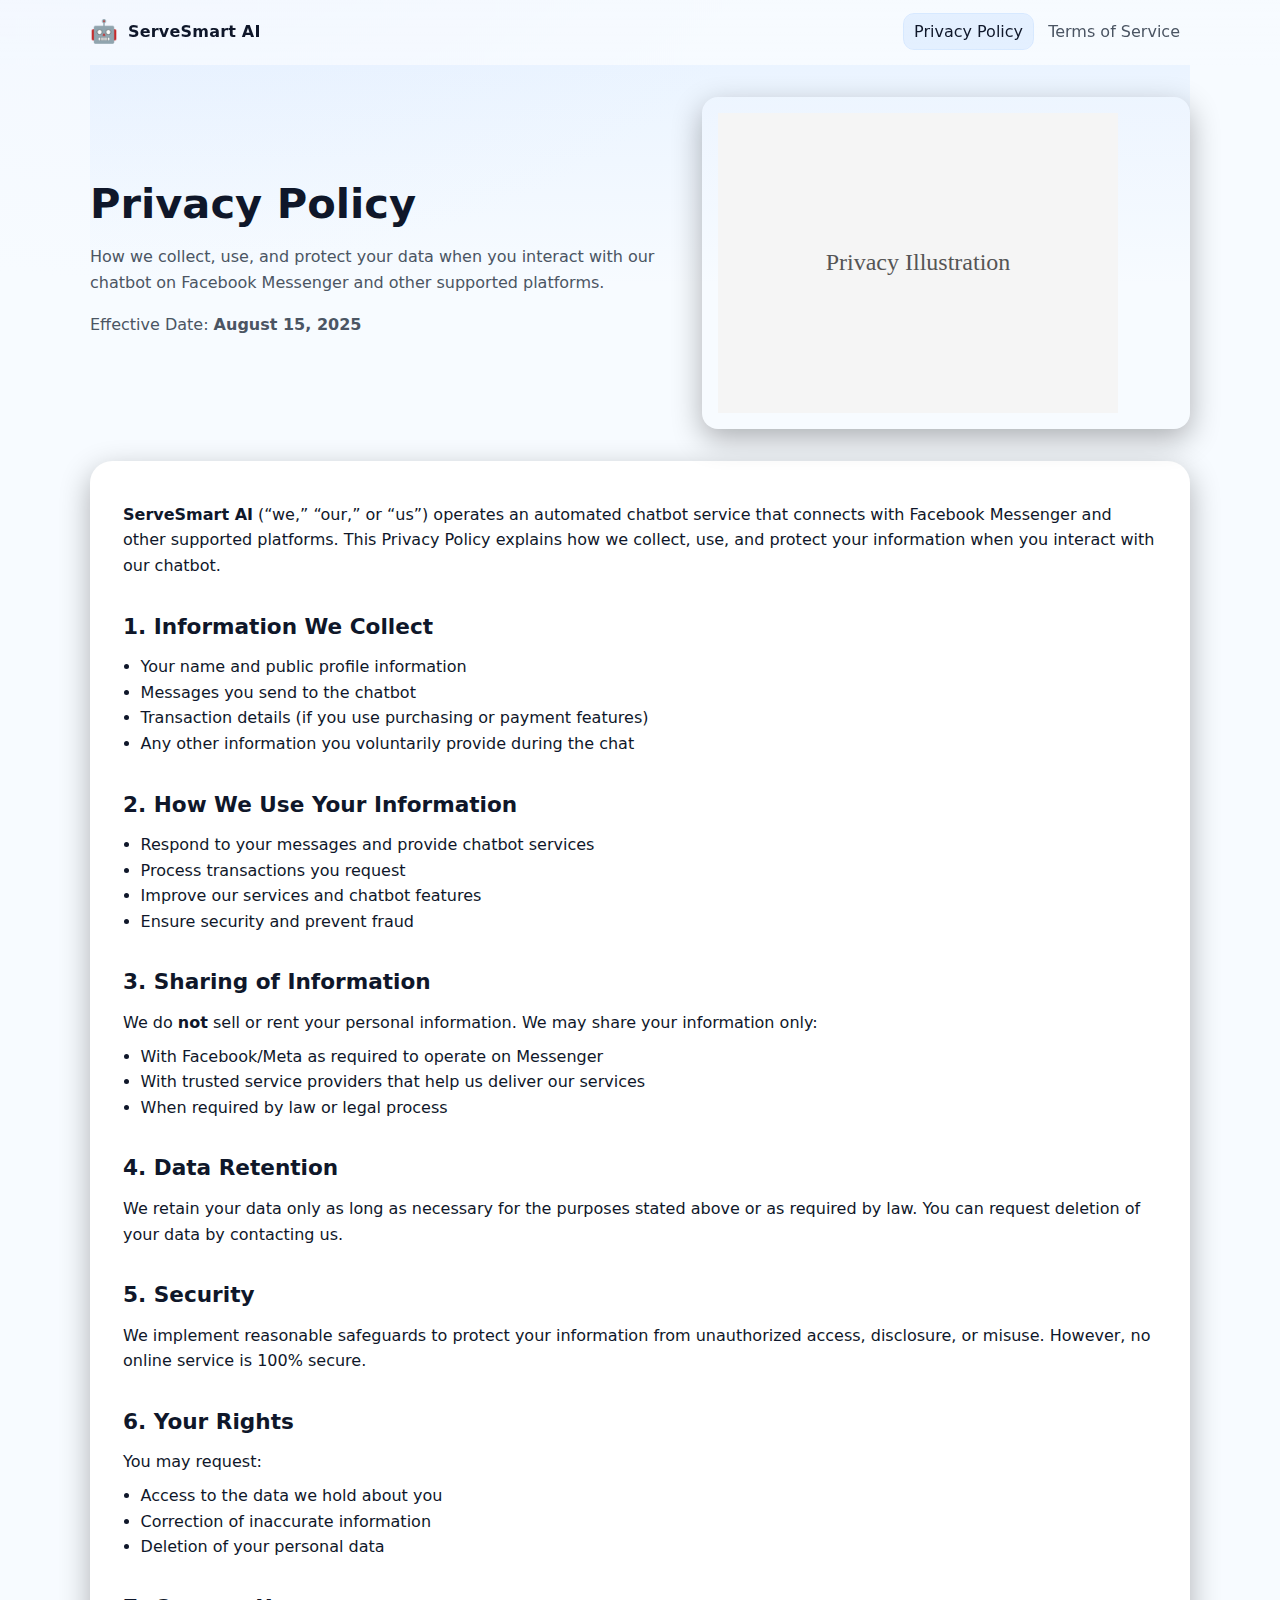
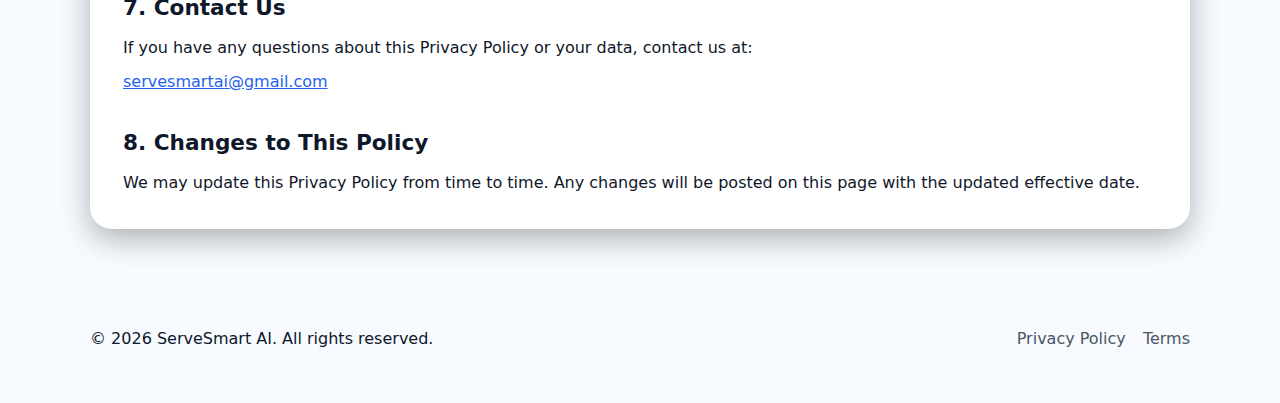
<file: index.html>
<!DOCTYPE html>
<html lang="en">
<head>
  <meta charset="utf-8" />
  <meta name="viewport" content="width=device-width, initial-scale=1" />
  <title>Privacy Policy • ServeSmart AI</title>
  <meta name="description" content="Privacy Policy for ServeSmart AI — how we collect, use, and protect your data when using our chatbot services." />
  <meta property="og:title" content="Privacy Policy • ServeSmart AI" />
  <meta property="og:description" content="Learn how ServeSmart AI handles your data on Facebook Messenger and other platforms." />
  <meta property="og:type" content="website" />
  <meta property="og:site_name" content="ServeSmart AI" />
  <link rel="stylesheet" href="styles.css" />
  <link rel="icon" href="data:," />
</head>
<body>
  <header class="site-header">
    <div class="container header-wrap">
      <a class="brand" href="#" aria-label="ServeSmart AI Home">
        <span class="brand-logo" aria-hidden="true">🤖</span>
        <span class="brand-name">ServeSmart AI</span>
      </a>
      <nav class="top-nav" aria-label="Primary">
        <a href="privacy.html" class="nav-link is-active">Privacy Policy</a>
        <a href="terms.html" class="nav-link">Terms of Service</a>
      </nav>
    </div>
  </header>
  <main id="main" class="container">
    <section class="hero">
      <div class="hero-text">
        <h1>Privacy Policy</h1>
        <p class="lede">How we collect, use, and protect your data when you interact with our chatbot on Facebook Messenger and other supported platforms.</p>
        <p class="meta">Effective Date: <strong>August 15, 2025</strong></p>
      </div>
      <div class="hero-media">
        <img src="img/policy-illustration.svg" alt="Shield and chat bubbles illustrating data privacy" loading="lazy" />
      </div>
    </section>
    <article class="policy">
      <p><strong>ServeSmart AI</strong> (“we,” “our,” or “us”) operates an automated chatbot service that connects with Facebook Messenger and other supported platforms. This Privacy Policy explains how we collect, use, and protect your information when you interact with our chatbot.</p>
      <h2>1. Information We Collect</h2>
      <ul>
        <li>Your name and public profile information</li>
        <li>Messages you send to the chatbot</li>
        <li>Transaction details (if you use purchasing or payment features)</li>
        <li>Any other information you voluntarily provide during the chat</li>
      </ul>
      <h2>2. How We Use Your Information</h2>
      <ul>
        <li>Respond to your messages and provide chatbot services</li>
        <li>Process transactions you request</li>
        <li>Improve our services and chatbot features</li>
        <li>Ensure security and prevent fraud</li>
      </ul>
      <h2>3. Sharing of Information</h2>
      <p>We do <strong>not</strong> sell or rent your personal information. We may share your information only:</p>
      <ul>
        <li>With Facebook/Meta as required to operate on Messenger</li>
        <li>With trusted service providers that help us deliver our services</li>
        <li>When required by law or legal process</li>
      </ul>
      <h2>4. Data Retention</h2>
      <p>We retain your data only as long as necessary for the purposes stated above or as required by law. You can request deletion of your data by contacting us.</p>
      <h2>5. Security</h2>
      <p>We implement reasonable safeguards to protect your information from unauthorized access, disclosure, or misuse. However, no online service is 100% secure.</p>
      <h2>6. Your Rights</h2>
      <p>You may request:</p>
      <ul>
        <li>Access to the data we hold about you</li>
        <li>Correction of inaccurate information</li>
        <li>Deletion of your personal data</li>
      </ul>
      <h2>7. Contact Us</h2>
      <p>If you have any questions about this Privacy Policy or your data, contact us at:</p>
      <p class="contact"><a href="mailto:servesmartai@gmail.com">servesmartai@gmail.com</a></p>
      <h2>8. Changes to This Policy</h2>
      <p>We may update this Privacy Policy from time to time. Any changes will be posted on this page with the updated effective date.</p>
    </article>
  </main>
  <footer class="site-footer">
    <div class="container footer-wrap">
      <p>&copy; <span id="year"></span> ServeSmart AI. All rights reserved.</p>
      <nav class="footer-nav" aria-label="Secondary">
        <a href="privacy.html" class="nav-link">Privacy Policy</a>
        <a href="terms.html" class="nav-link">Terms</a>
      </nav>
    </div>
  </footer>
  <script>document.getElementById('year').textContent = new Date().getFullYear();</script>
</body>
</html>
</file>
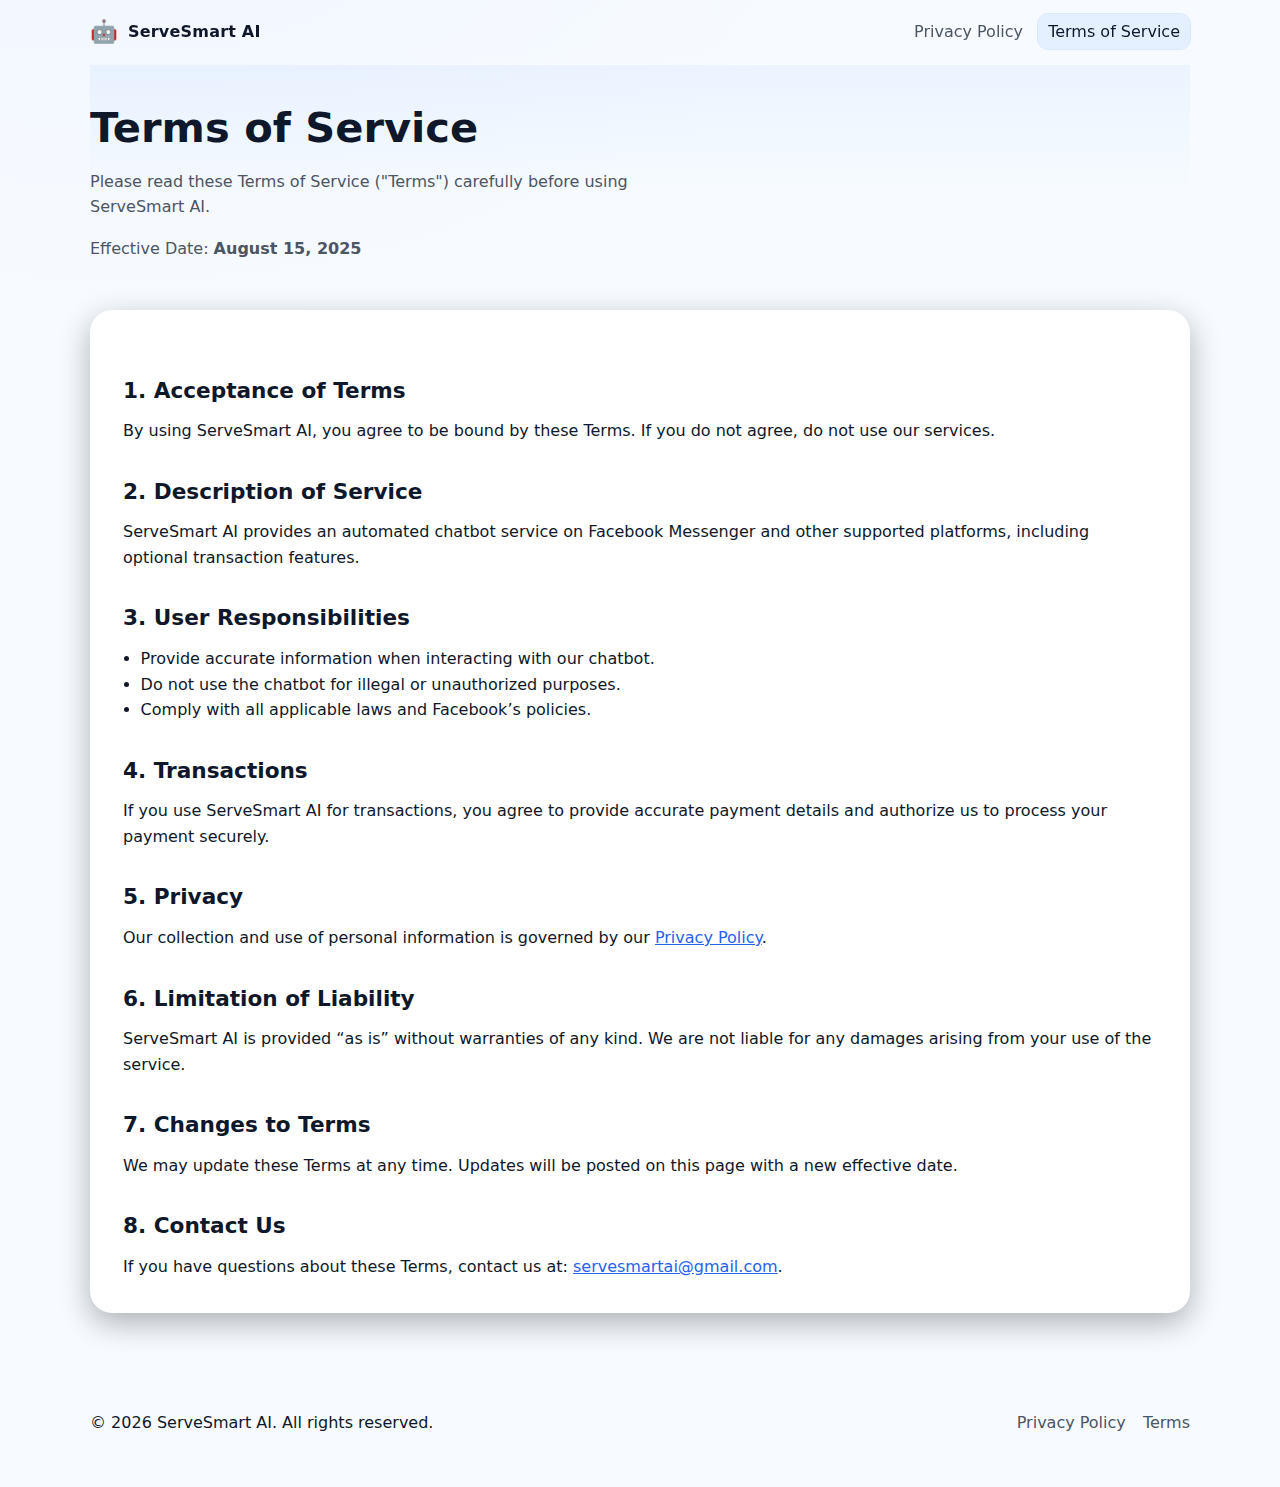
<file: terms.html>
<!DOCTYPE html>
<html lang="en">
<head>
  <meta charset="utf-8" />
  <meta name="viewport" content="width=device-width, initial-scale=1" />
  <title>Terms of Service • ServeSmart AI</title>
  <meta name="description" content="Terms of Service for ServeSmart AI — rules and conditions for using our chatbot services." />
  <link rel="stylesheet" href="styles.css" />
</head>
<body>
  <header class="site-header">
    <div class="container header-wrap">
      <a class="brand" href="#">
        <span class="brand-logo">🤖</span>
        <span class="brand-name">ServeSmart AI</span>
      </a>
      <nav class="top-nav">
        <a href="privacy.html" class="nav-link">Privacy Policy</a>
        <a href="terms.html" class="nav-link is-active">Terms of Service</a>
      </nav>
    </div>
  </header>
  <main class="container">
    <section class="hero">
      <div class="hero-text">
        <h1>Terms of Service</h1>
        <p class="lede">Please read these Terms of Service ("Terms") carefully before using ServeSmart AI.</p>
        <p class="meta">Effective Date: <strong>August 15, 2025</strong></p>
      </div>
    </section>
    <article class="policy">
      <h2>1. Acceptance of Terms</h2>
      <p>By using ServeSmart AI, you agree to be bound by these Terms. If you do not agree, do not use our services.</p>

      <h2>2. Description of Service</h2>
      <p>ServeSmart AI provides an automated chatbot service on Facebook Messenger and other supported platforms, including optional transaction features.</p>

      <h2>3. User Responsibilities</h2>
      <ul>
        <li>Provide accurate information when interacting with our chatbot.</li>
        <li>Do not use the chatbot for illegal or unauthorized purposes.</li>
        <li>Comply with all applicable laws and Facebook’s policies.</li>
      </ul>

      <h2>4. Transactions</h2>
      <p>If you use ServeSmart AI for transactions, you agree to provide accurate payment details and authorize us to process your payment securely.</p>

      <h2>5. Privacy</h2>
      <p>Our collection and use of personal information is governed by our <a href="privacy.html">Privacy Policy</a>.</p>

      <h2>6. Limitation of Liability</h2>
      <p>ServeSmart AI is provided “as is” without warranties of any kind. We are not liable for any damages arising from your use of the service.</p>

      <h2>7. Changes to Terms</h2>
      <p>We may update these Terms at any time. Updates will be posted on this page with a new effective date.</p>

      <h2>8. Contact Us</h2>
      <p>If you have questions about these Terms, contact us at: <a href="mailto:servesmartai@gmail.com">servesmartai@gmail.com</a>.</p>
    </article>
  </main>
  <footer class="site-footer">
    <div class="container footer-wrap">
      <p>&copy; <span id="year"></span> ServeSmart AI. All rights reserved.</p>
      <nav class="footer-nav">
        <a href="privacy.html" class="nav-link">Privacy Policy</a>
        <a href="terms.html" class="nav-link">Terms</a>
      </nav>
    </div>
  </footer>
  <script>document.getElementById('year').textContent = new Date().getFullYear();</script>
</body>
</html>
</file>
<file: styles.css>
/* Basic responsive styles omitted for brevity — from earlier message */
/* --------- CSS Reset (modern minimal) --------- */
*,
*::before,
*::after { box-sizing: border-box; }
html, body { margin: 0; padding: 0; }
img { max-width: 100%; display: block; height: auto; }
button, input, select, textarea { font: inherit; }

/* --------- Theme --------- */
:root{
  --bg: #0b0f14;
  --panel: #0f1520;
  --panel-2: #121a26;
  --text: #e8eef7;
  --muted: #a9b6c8;
  --brand: #5aa1ff;
  --accent: #8ee6a6;
  --ring: rgba(90,161,255,0.35);
  --radius: 16px;
  --shadow: 0 10px 30px rgba(0,0,0,0.3);
}

@media (prefers-color-scheme: light) {
  :root{
    --bg: #f7fbff;
    --panel: #ffffff;
    --panel-2: #f1f6ff;
    --text: #0f172a;
    --muted: #4b5563;
    --brand: #2563eb;
    --accent: #059669;
    --ring: rgba(37,99,235,0.25);
  }
}

/* --------- Base --------- */
body{
  font-family: system-ui, -apple-system, Segoe UI, Roboto, Inter, "Helvetica Neue", Arial, "Noto Sans", "Apple Color Emoji", "Segoe UI Emoji", "Segoe UI Symbol", sans-serif;
  color: var(--text);
  background: radial-gradient(1200px 800px at 10% -10%, var(--panel-2), transparent 60%), var(--bg);
  line-height: 1.6;
  -webkit-font-smoothing: antialiased;
  -moz-osx-font-smoothing: grayscale;
}

.container{ width: min(1100px, 92%); margin-inline: auto; }

/* --------- Header --------- */
.site-header{
  border-bottom: 1px solid rgba(255,255,255,0.08);
  background: linear-gradient(180deg, rgba(255,255,255,0.03), transparent);
  position: sticky;
  top: 0; backdrop-filter: blur(6px);
  z-index: 10;
}
.header-wrap{
  display: flex; align-items: center; justify-content: space-between;
  padding: 14px 0;
}
.brand{
  display: inline-flex; align-items: center; gap: 10px;
  text-decoration: none; color: var(--text); font-weight: 700;
}
.brand-logo{ font-size: 1.4rem; }
.brand-name{ letter-spacing: 0.2px; }

.top-nav .nav-link{
  color: var(--muted); text-decoration: none; padding: 8px 10px; border-radius: 10px;
}
.top-nav .nav-link:hover, .top-nav .nav-link.is-active{
  color: var(--text); background: rgba(90,161,255,0.12); outline: 1px solid rgba(90,161,255,0.2);
}

/* --------- Hero --------- */
.hero{
  display: grid; gap: 26px;
  grid-template-columns: 1fr; align-items: center;
  background: linear-gradient(180deg, rgba(90,161,255,0.08), transparent 60%);
  padding: 32px 0 6px;
}
.hero-text h1{
  font-size: clamp(1.8rem, 3.5vw, 2.6rem);
  line-height: 1.2; margin: 6px 0 10px;
}
.lede{ color: var(--muted); max-width: 60ch; }
.meta{ color: var(--muted); margin-top: 8px; }

.hero-media{
  justify-self: center; width: min(560px, 100%);
  border-radius: var(--radius);
  background: linear-gradient(180deg, rgba(255,255,255,0.05), rgba(255,255,255,0.01));
  box-shadow: var(--shadow);
  padding: 16px;
}

/* --------- Policy Article --------- */
.policy{
  margin: 26px 0 60px;
  background: var(--panel);
  border: 1px solid rgba(255,255,255,0.06);
  border-radius: calc(var(--radius) + 6px);
  box-shadow: var(--shadow);
  padding: clamp(18px, 3.2vw, 32px);
}
.policy h2{
  font-size: clamp(1.15rem, 2.4vw, 1.35rem);
  margin: 22px 0 10px;
  padding-top: 8px;
  border-top: 1px dashed rgba(255,255,255,0.09);
}
.policy p, .policy ul{ margin: 8px 0 0; }
.policy ul{ padding-left: 1.1rem; }
.policy a{ color: var(--brand); }
.policy a:focus-visible{
  outline: 3px solid var(--ring); border-radius: 6px; outline-offset: 2px;
}

/* --------- Footer --------- */
.site-footer{
  border-top: 1px solid rgba(255,255,255,0.08);
  background: linear-gradient(0deg, rgba(255,255,255,0.03), transparent);
}
.footer-wrap{
  display: flex; align-items: center; justify-content: space-between;
  gap: 12px; padding: 20px 0 36px;
}
.footer-nav .nav-link{ color: var(--muted); text-decoration: none; margin-left: 12px; }
.footer-nav .nav-link:hover{ color: var(--text); }

/* --------- Responsive Layout --------- */
@media (min-width: 860px){
  .hero { grid-template-columns: 1.2fr 1fr; }
}

/* --------- Reduced Motion --------- */
@media (prefers-reduced-motion: reduce){
  *, *::before, *::after { animation: none !important; transition: none !important; }
}
</file>
